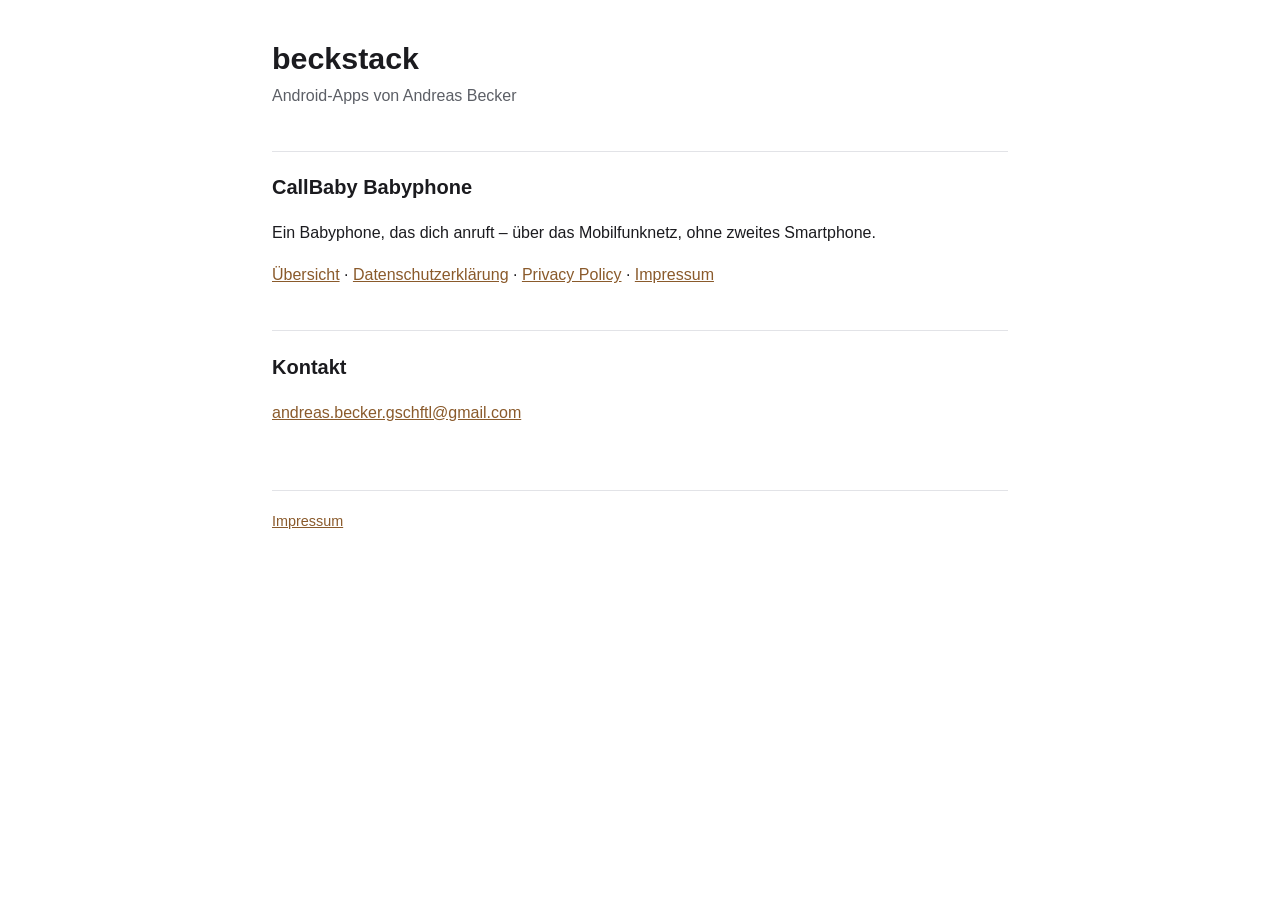
<file: index.html>
<!doctype html>
<html lang="de">
<head>
<meta charset="utf-8">
<meta name="viewport" content="width=device-width, initial-scale=1">
<meta name="robots" content="noindex, follow, noarchive">
<meta name="googlebot" content="noindex, follow, noarchive">
<title>beckstack</title>
<link rel="stylesheet" href="style.css">
</head>
<body>
<main>

<h1>beckstack</h1>
<p class="lead">Android-Apps von Andreas Becker</p>

<h2>CallBaby Babyphone</h2>
<p>
Ein Babyphone, das dich anruft – über das Mobilfunknetz, ohne zweites Smartphone.
</p>
<p>
<a href="callbabyphone/">Übersicht</a> · <a href="callbabyphone/datenschutz.html">Datenschutzerklärung</a> · <a href="callbabyphone/privacy.html">Privacy Policy</a> · <a href="callbabyphone/impressum.html">Impressum</a>
</p>

<h2>Kontakt</h2>
<p>
<a href="mailto:andreas.becker.gschftl@gmail.com">andreas.becker.gschftl@gmail.com</a>
</p>

</main>
<footer>
<a href="callbabyphone/impressum.html">Impressum</a>
</footer>
</body>
</html>
</file>
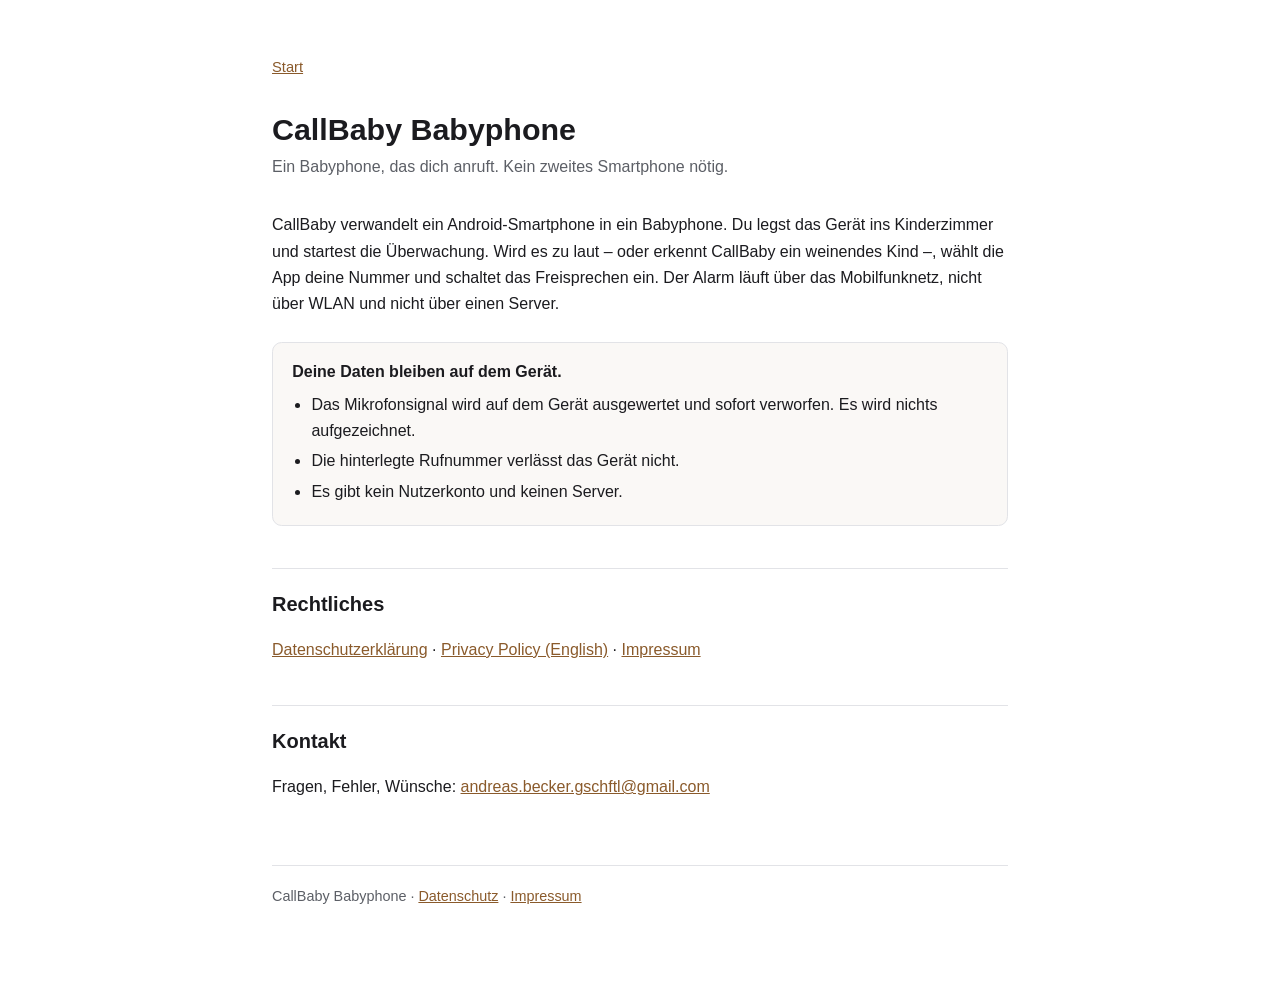
<file: callbabyphone/index.html>
<!doctype html>
<html lang="de">
<head>
<meta charset="utf-8">
<meta name="viewport" content="width=device-width, initial-scale=1">
<meta name="robots" content="noindex, follow, noarchive">
<meta name="googlebot" content="noindex, follow, noarchive">
<title>CallBaby Babyphone</title>
<link rel="stylesheet" href="../style.css">
</head>
<body>
<main>

<p class="nav"><a href="../">Start</a></p>

<h1>CallBaby Babyphone</h1>
<p class="lead">Ein Babyphone, das dich anruft. Kein zweites Smartphone nötig.</p>

<p>
CallBaby verwandelt ein Android-Smartphone in ein Babyphone. Du legst das Gerät ins Kinderzimmer und startest die Überwachung. Wird es zu laut – oder erkennt CallBaby ein weinendes Kind –, wählt die App deine Nummer und schaltet das Freisprechen ein. Der Alarm läuft über das Mobilfunknetz, nicht über WLAN und nicht über einen Server.
</p>

<div class="box">
<strong>Deine Daten bleiben auf dem Gerät.</strong>
<ul>
<li>Das Mikrofonsignal wird auf dem Gerät ausgewertet und sofort verworfen. Es wird nichts aufgezeichnet.</li>
<li>Die hinterlegte Rufnummer verlässt das Gerät nicht.</li>
<li>Es gibt kein Nutzerkonto und keinen Server.</li>
</ul>
</div>

<h2>Rechtliches</h2>
<p>
<a href="datenschutz.html">Datenschutzerklärung</a> · <a href="privacy.html">Privacy Policy (English)</a> · <a href="impressum.html">Impressum</a>
</p>

<h2>Kontakt</h2>
<p>
Fragen, Fehler, Wünsche: <a href="mailto:andreas.becker.gschftl@gmail.com">andreas.becker.gschftl@gmail.com</a>
</p>

</main>
<footer>
CallBaby Babyphone · <a href="datenschutz.html">Datenschutz</a> · <a href="impressum.html">Impressum</a>
</footer>
</body>
</html>
</file>
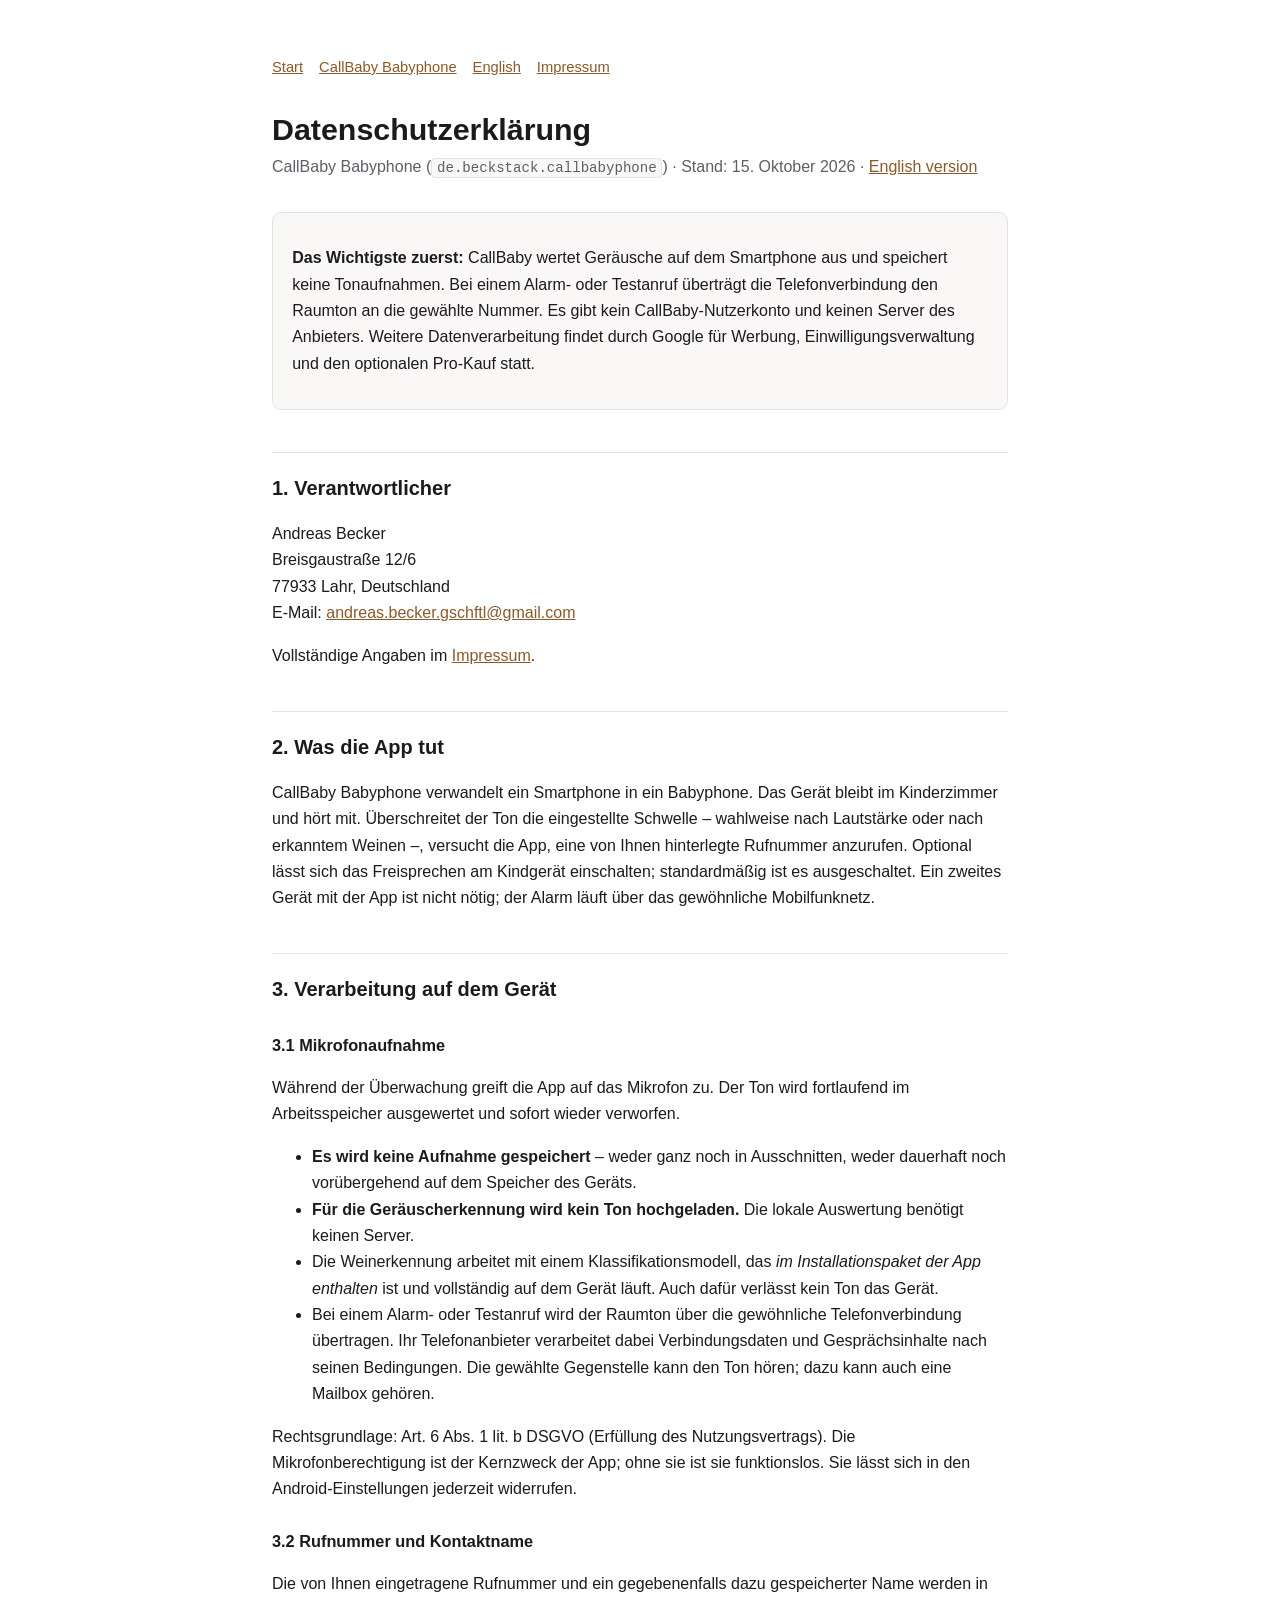
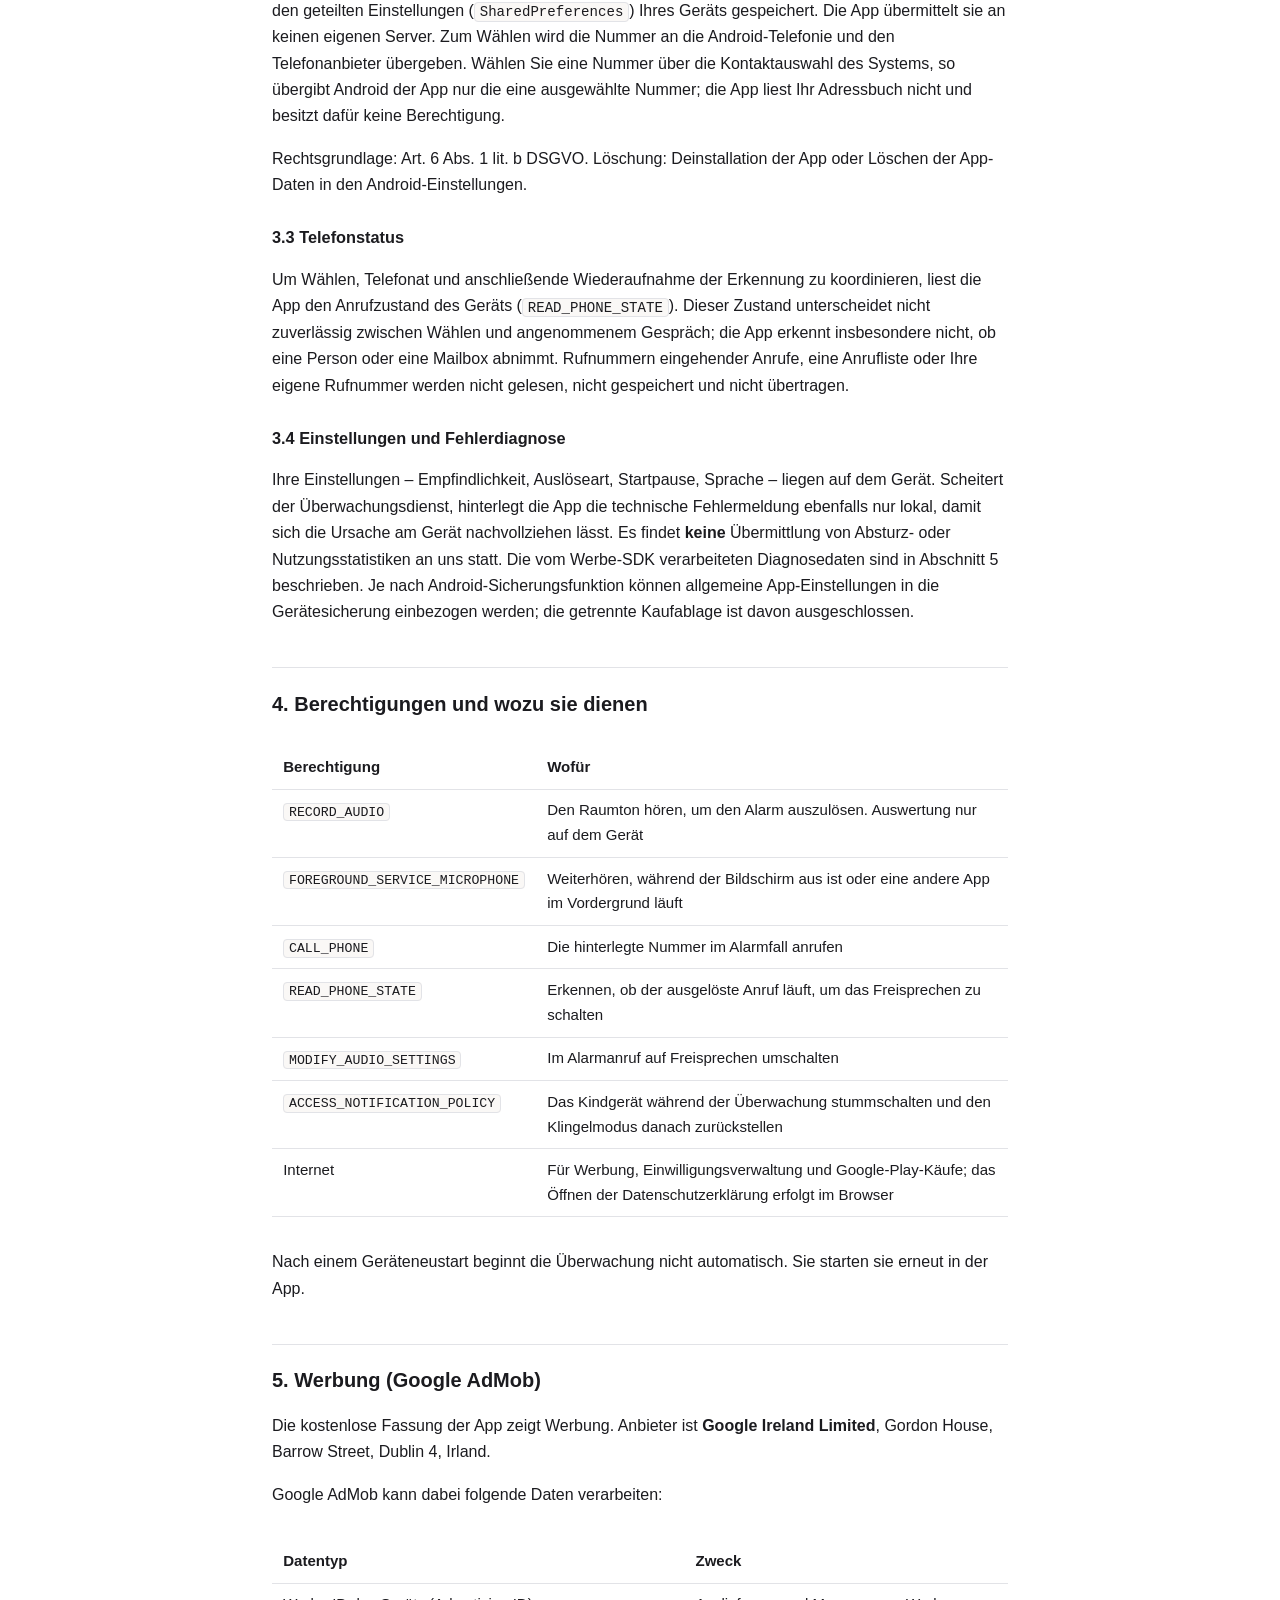
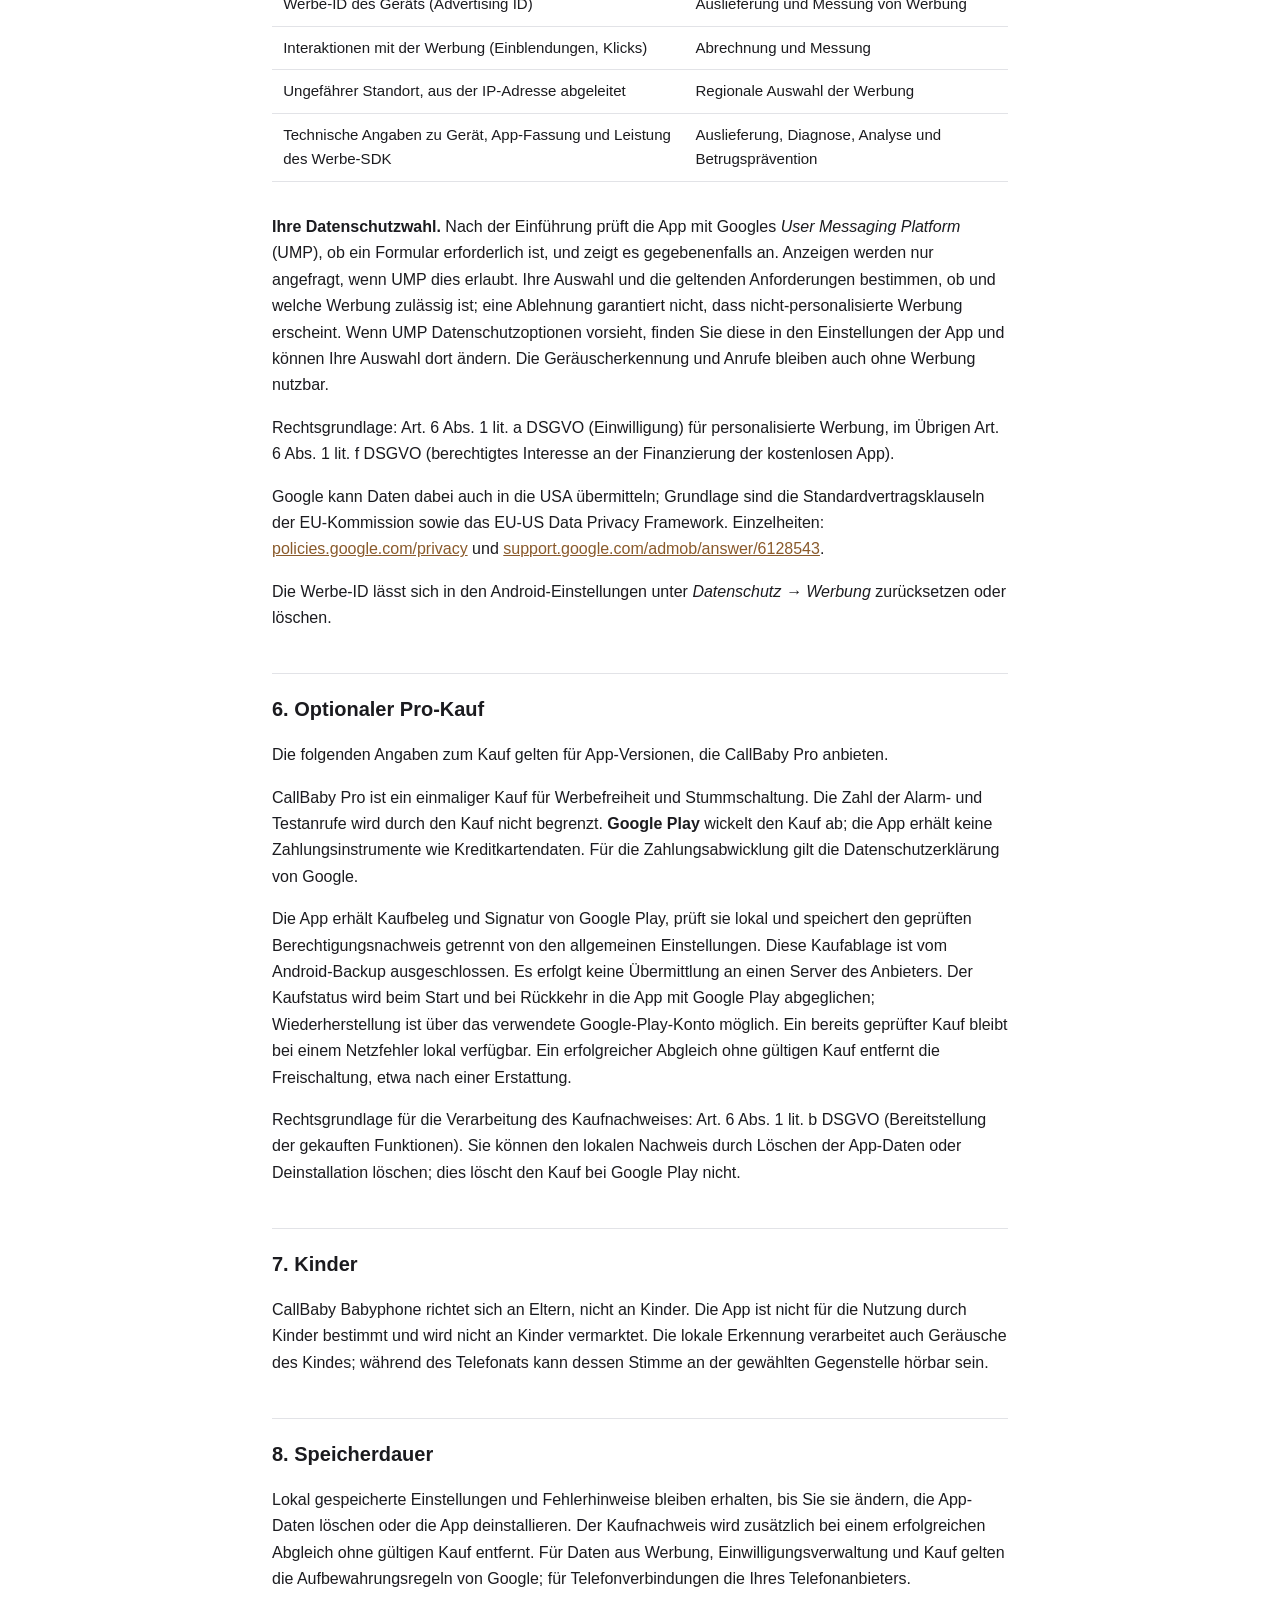
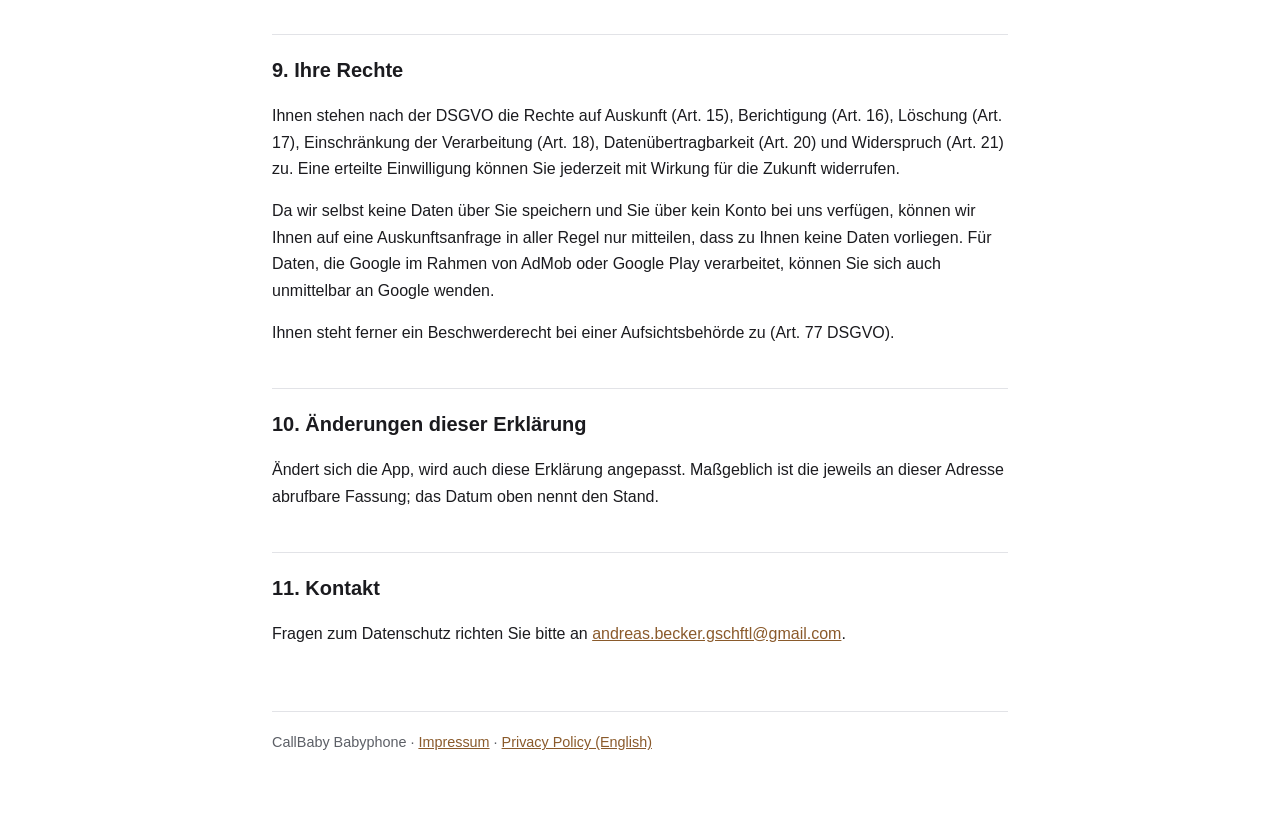
<file: callbabyphone/datenschutz.html>
<!doctype html>
<html lang="de">
<head>
<meta charset="utf-8">
<meta name="viewport" content="width=device-width, initial-scale=1">
<meta name="robots" content="noindex, follow, noarchive">
<meta name="googlebot" content="noindex, follow, noarchive">
<title>Datenschutzerklärung – CallBaby Babyphone</title>
<link rel="stylesheet" href="../style.css">
</head>
<body>
<main>

<p class="nav"><a href="../">Start</a><a href="./">CallBaby Babyphone</a><a href="privacy.html">English</a><a href="impressum.html">Impressum</a></p>

<h1>Datenschutzerklärung</h1>
<p class="lead">CallBaby Babyphone (<code>de.beckstack.callbabyphone</code>) · Stand: 15. Oktober 2026 · <a href="privacy.html">English version</a></p>

<div class="box">
<p><strong>Das Wichtigste zuerst:</strong> CallBaby wertet Geräusche auf dem Smartphone aus und speichert keine Tonaufnahmen. Bei einem Alarm- oder Testanruf überträgt die Telefonverbindung den Raumton an die gewählte Nummer. Es gibt kein CallBaby-Nutzerkonto und keinen Server des Anbieters. Weitere Datenverarbeitung findet durch Google für Werbung, Einwilligungsverwaltung und den optionalen Pro-Kauf statt.</p>
</div>

<h2>1. Verantwortlicher</h2>
<p>
Andreas Becker<br>
Breisgaustraße 12/6<br>
77933 Lahr, Deutschland<br>
E-Mail: <a href="mailto:andreas.becker.gschftl@gmail.com">andreas.becker.gschftl@gmail.com</a>
</p>
<p>Vollständige Angaben im <a href="impressum.html">Impressum</a>.</p>

<h2>2. Was die App tut</h2>
<p>CallBaby Babyphone verwandelt ein Smartphone in ein Babyphone. Das Gerät bleibt im Kinderzimmer und hört mit. Überschreitet der Ton die eingestellte Schwelle – wahlweise nach Lautstärke oder nach erkanntem Weinen –, versucht die App, eine von Ihnen hinterlegte Rufnummer anzurufen. Optional lässt sich das Freisprechen am Kindgerät einschalten; standardmäßig ist es ausgeschaltet. Ein zweites Gerät mit der App ist nicht nötig; der Alarm läuft über das gewöhnliche Mobilfunknetz.</p>

<h2>3. Verarbeitung auf dem Gerät</h2>

<h3>3.1 Mikrofonaufnahme</h3>
<p>Während der Überwachung greift die App auf das Mikrofon zu. Der Ton wird fortlaufend im Arbeitsspeicher ausgewertet und sofort wieder verworfen.</p>
<ul>
  <li><strong>Es wird keine Aufnahme gespeichert</strong> – weder ganz noch in Ausschnitten, weder dauerhaft noch vorübergehend auf dem Speicher des Geräts.</li>
  <li><strong>Für die Geräuscherkennung wird kein Ton hochgeladen.</strong> Die lokale Auswertung benötigt keinen Server.</li>
  <li>Die Weinerkennung arbeitet mit einem Klassifikationsmodell, das <em>im Installationspaket der App enthalten</em> ist und vollständig auf dem Gerät läuft. Auch dafür verlässt kein Ton das Gerät.</li>
  <li>Bei einem Alarm- oder Testanruf wird der Raumton über die gewöhnliche Telefonverbindung übertragen. Ihr Telefonanbieter verarbeitet dabei Verbindungsdaten und Gesprächsinhalte nach seinen Bedingungen. Die gewählte Gegenstelle kann den Ton hören; dazu kann auch eine Mailbox gehören.</li>
</ul>
<p>Rechtsgrundlage: Art. 6 Abs. 1 lit. b DSGVO (Erfüllung des Nutzungsvertrags). Die Mikrofonberechtigung ist der Kernzweck der App; ohne sie ist sie funktionslos. Sie lässt sich in den Android-Einstellungen jederzeit widerrufen.</p>

<h3>3.2 Rufnummer und Kontaktname</h3>
<p>Die von Ihnen eingetragene Rufnummer und ein gegebenenfalls dazu gespeicherter Name werden in den geteilten Einstellungen (<code>SharedPreferences</code>) Ihres Geräts gespeichert. Die App übermittelt sie an keinen eigenen Server. Zum Wählen wird die Nummer an die Android-Telefonie und den Telefonanbieter übergeben. Wählen Sie eine Nummer über die Kontaktauswahl des Systems, so übergibt Android der App nur die eine ausgewählte Nummer; die App liest Ihr Adressbuch nicht und besitzt dafür keine Berechtigung.</p>
<p>Rechtsgrundlage: Art. 6 Abs. 1 lit. b DSGVO. Löschung: Deinstallation der App oder Löschen der App-Daten in den Android-Einstellungen.</p>

<h3>3.3 Telefonstatus</h3>
<p>Um Wählen, Telefonat und anschließende Wiederaufnahme der Erkennung zu koordinieren, liest die App den Anrufzustand des Geräts (<code>READ_PHONE_STATE</code>). Dieser Zustand unterscheidet nicht zuverlässig zwischen Wählen und angenommenem Gespräch; die App erkennt insbesondere nicht, ob eine Person oder eine Mailbox abnimmt. Rufnummern eingehender Anrufe, eine Anrufliste oder Ihre eigene Rufnummer werden nicht gelesen, nicht gespeichert und nicht übertragen.</p>

<h3>3.4 Einstellungen und Fehlerdiagnose</h3>
<p>Ihre Einstellungen – Empfindlichkeit, Auslöseart, Startpause, Sprache – liegen auf dem Gerät. Scheitert der Überwachungsdienst, hinterlegt die App die technische Fehlermeldung ebenfalls nur lokal, damit sich die Ursache am Gerät nachvollziehen lässt. Es findet <strong>keine</strong> Übermittlung von Absturz- oder Nutzungsstatistiken an uns statt. Die vom Werbe-SDK verarbeiteten Diagnosedaten sind in Abschnitt 5 beschrieben. Je nach Android-Sicherungsfunktion können allgemeine App-Einstellungen in die Gerätesicherung einbezogen werden; die getrennte Kaufablage ist davon ausgeschlossen.</p>

<h2>4. Berechtigungen und wozu sie dienen</h2>
<div class="wrap">
<table>
  <tr><th>Berechtigung</th><th>Wofür</th></tr>
  <tr><td><code>RECORD_AUDIO</code></td><td>Den Raumton hören, um den Alarm auszulösen. Auswertung nur auf dem Gerät</td></tr>
  <tr><td><code>FOREGROUND_SERVICE_MICROPHONE</code></td><td>Weiterhören, während der Bildschirm aus ist oder eine andere App im Vordergrund läuft</td></tr>
  <tr><td><code>CALL_PHONE</code></td><td>Die hinterlegte Nummer im Alarmfall anrufen</td></tr>
  <tr><td><code>READ_PHONE_STATE</code></td><td>Erkennen, ob der ausgelöste Anruf läuft, um das Freisprechen zu schalten</td></tr>
  <tr><td><code>MODIFY_AUDIO_SETTINGS</code></td><td>Im Alarmanruf auf Freisprechen umschalten</td></tr>
  <tr><td><code>ACCESS_NOTIFICATION_POLICY</code></td><td>Das Kindgerät während der Überwachung stummschalten und den Klingelmodus danach zurückstellen</td></tr>
  <tr><td>Internet</td><td>Für Werbung, Einwilligungsverwaltung und Google-Play-Käufe; das Öffnen der Datenschutzerklärung erfolgt im Browser</td></tr>
</table>
</div>
<p>Nach einem Geräteneustart beginnt die Überwachung nicht automatisch. Sie starten sie erneut in der App.</p>

<h2>5. Werbung (Google AdMob)</h2>
<p>Die kostenlose Fassung der App zeigt Werbung. Anbieter ist <strong>Google Ireland Limited</strong>, Gordon House, Barrow Street, Dublin 4, Irland.</p>
<p>Google AdMob kann dabei folgende Daten verarbeiten:</p>
<div class="wrap">
<table>
  <tr><th>Datentyp</th><th>Zweck</th></tr>
  <tr><td>Werbe-ID des Geräts (Advertising ID)</td><td>Auslieferung und Messung von Werbung</td></tr>
  <tr><td>Interaktionen mit der Werbung (Einblendungen, Klicks)</td><td>Abrechnung und Messung</td></tr>
  <tr><td>Ungefährer Standort, aus der IP-Adresse abgeleitet</td><td>Regionale Auswahl der Werbung</td></tr>
  <tr><td>Technische Angaben zu Gerät, App-Fassung und Leistung des Werbe-SDK</td><td>Auslieferung, Diagnose, Analyse und Betrugsprävention</td></tr>
</table>
</div>
<p><strong>Ihre Datenschutzwahl.</strong> Nach der Einführung prüft die App mit Googles <em>User Messaging Platform</em> (UMP), ob ein Formular erforderlich ist, und zeigt es gegebenenfalls an. Anzeigen werden nur angefragt, wenn UMP dies erlaubt. Ihre Auswahl und die geltenden Anforderungen bestimmen, ob und welche Werbung zulässig ist; eine Ablehnung garantiert nicht, dass nicht-personalisierte Werbung erscheint. Wenn UMP Datenschutzoptionen vorsieht, finden Sie diese in den Einstellungen der App und können Ihre Auswahl dort ändern. Die Geräuscherkennung und Anrufe bleiben auch ohne Werbung nutzbar.</p>
<p>Rechtsgrundlage: Art. 6 Abs. 1 lit. a DSGVO (Einwilligung) für personalisierte Werbung, im Übrigen Art. 6 Abs. 1 lit. f DSGVO (berechtigtes Interesse an der Finanzierung der kostenlosen App).</p>
<p>Google kann Daten dabei auch in die USA übermitteln; Grundlage sind die Standardvertragsklauseln der EU-Kommission sowie das EU-US Data Privacy Framework. Einzelheiten: <a href="https://policies.google.com/privacy" rel="noopener">policies.google.com/privacy</a> und <a href="https://support.google.com/admob/answer/6128543" rel="noopener">support.google.com/admob/answer/6128543</a>.</p>
<p>Die Werbe-ID lässt sich in den Android-Einstellungen unter <em>Datenschutz → Werbung</em> zurücksetzen oder löschen.</p>

<h2>6. Optionaler Pro-Kauf</h2>
<p>Die folgenden Angaben zum Kauf gelten für App-Versionen, die CallBaby Pro anbieten.</p>
<p>CallBaby Pro ist ein einmaliger Kauf für Werbefreiheit und Stummschaltung. Die Zahl der Alarm- und Testanrufe wird durch den Kauf nicht begrenzt. <strong>Google Play</strong> wickelt den Kauf ab; die App erhält keine Zahlungsinstrumente wie Kreditkartendaten. Für die Zahlungsabwicklung gilt die Datenschutzerklärung von Google.</p>
<p>Die App erhält Kaufbeleg und Signatur von Google Play, prüft sie lokal und speichert den geprüften Berechtigungsnachweis getrennt von den allgemeinen Einstellungen. Diese Kaufablage ist vom Android-Backup ausgeschlossen. Es erfolgt keine Übermittlung an einen Server des Anbieters. Der Kaufstatus wird beim Start und bei Rückkehr in die App mit Google Play abgeglichen; Wiederherstellung ist über das verwendete Google-Play-Konto möglich. Ein bereits geprüfter Kauf bleibt bei einem Netzfehler lokal verfügbar. Ein erfolgreicher Abgleich ohne gültigen Kauf entfernt die Freischaltung, etwa nach einer Erstattung.</p>
<p>Rechtsgrundlage für die Verarbeitung des Kaufnachweises: Art. 6 Abs. 1 lit. b DSGVO (Bereitstellung der gekauften Funktionen). Sie können den lokalen Nachweis durch Löschen der App-Daten oder Deinstallation löschen; dies löscht den Kauf bei Google Play nicht.</p>

<h2>7. Kinder</h2>
<p>CallBaby Babyphone richtet sich an Eltern, nicht an Kinder. Die App ist nicht für die Nutzung durch Kinder bestimmt und wird nicht an Kinder vermarktet. Die lokale Erkennung verarbeitet auch Geräusche des Kindes; während des Telefonats kann dessen Stimme an der gewählten Gegenstelle hörbar sein.</p>

<h2>8. Speicherdauer</h2>
<p>Lokal gespeicherte Einstellungen und Fehlerhinweise bleiben erhalten, bis Sie sie ändern, die App-Daten löschen oder die App deinstallieren. Der Kaufnachweis wird zusätzlich bei einem erfolgreichen Abgleich ohne gültigen Kauf entfernt. Für Daten aus Werbung, Einwilligungsverwaltung und Kauf gelten die Aufbewahrungsregeln von Google; für Telefonverbindungen die Ihres Telefonanbieters.</p>

<h2>9. Ihre Rechte</h2>
<p>Ihnen stehen nach der DSGVO die Rechte auf Auskunft (Art. 15), Berichtigung (Art. 16), Löschung (Art. 17), Einschränkung der Verarbeitung (Art. 18), Datenübertragbarkeit (Art. 20) und Widerspruch (Art. 21) zu. Eine erteilte Einwilligung können Sie jederzeit mit Wirkung für die Zukunft widerrufen.</p>
<p>Da wir selbst keine Daten über Sie speichern und Sie über kein Konto bei uns verfügen, können wir Ihnen auf eine Auskunftsanfrage in aller Regel nur mitteilen, dass zu Ihnen keine Daten vorliegen. Für Daten, die Google im Rahmen von AdMob oder Google Play verarbeitet, können Sie sich auch unmittelbar an Google wenden.</p>
<p>Ihnen steht ferner ein Beschwerderecht bei einer Aufsichtsbehörde zu (Art. 77 DSGVO).</p>

<h2>10. Änderungen dieser Erklärung</h2>
<p>Ändert sich die App, wird auch diese Erklärung angepasst. Maßgeblich ist die jeweils an dieser Adresse abrufbare Fassung; das Datum oben nennt den Stand.</p>

<h2>11. Kontakt</h2>
<p>Fragen zum Datenschutz richten Sie bitte an <a href="mailto:andreas.becker.gschftl@gmail.com">andreas.becker.gschftl@gmail.com</a>.</p>

</main>
<footer>
CallBaby Babyphone · <a href="impressum.html">Impressum</a> · <a href="privacy.html">Privacy Policy (English)</a>
</footer>
</body>
</html>
</file>
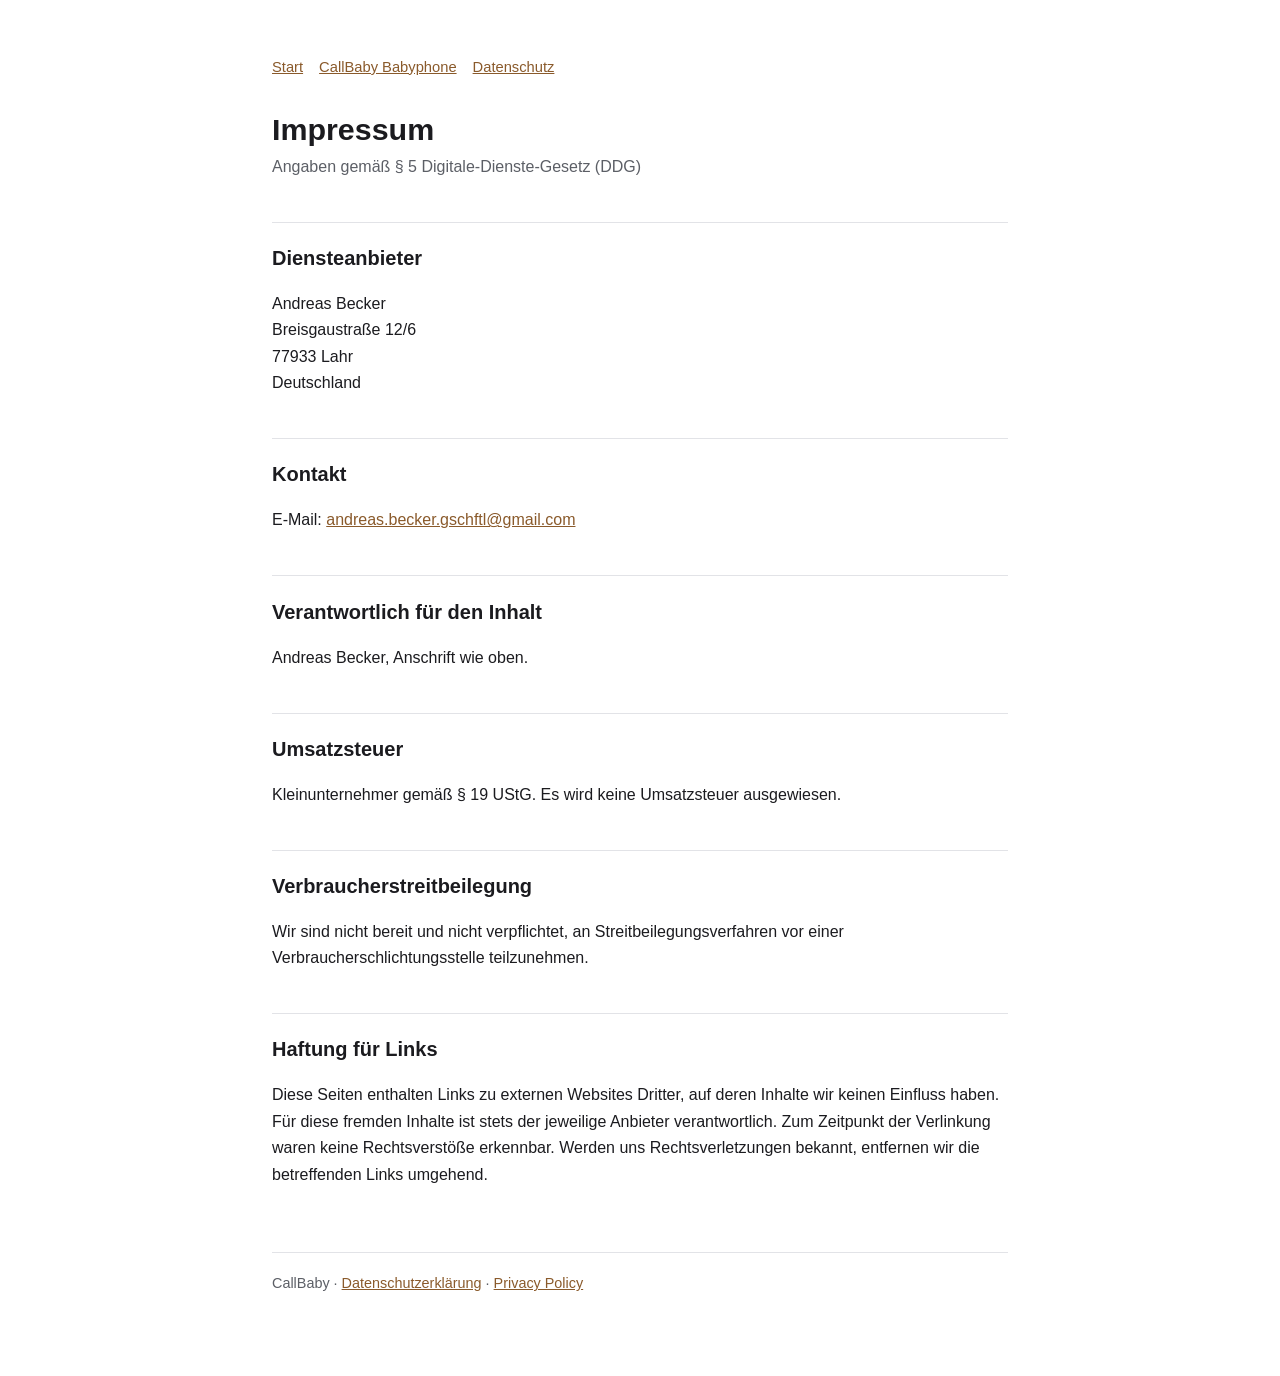
<file: callbabyphone/impressum.html>
<!doctype html>
<html lang="de">
<head>
<meta charset="utf-8">
<meta name="viewport" content="width=device-width, initial-scale=1">
<meta name="robots" content="noindex, follow, noarchive">
<meta name="googlebot" content="noindex, follow, noarchive">
<title>Impressum – CallBaby</title>
<link rel="stylesheet" href="../style.css">
</head>
<body>
<main>

<p class="nav"><a href="../">Start</a><a href="./">CallBaby Babyphone</a><a href="datenschutz.html">Datenschutz</a></p>

<h1>Impressum</h1>
<p class="lead">Angaben gemäß § 5 Digitale-Dienste-Gesetz (DDG)</p>

<h2>Diensteanbieter</h2>
<p>
Andreas Becker<br>
Breisgaustraße 12/6<br>
77933 Lahr<br>
Deutschland
</p>

<h2>Kontakt</h2>
<p>
E-Mail: <a href="mailto:andreas.becker.gschftl@gmail.com">andreas.becker.gschftl@gmail.com</a>
</p>

<h2>Verantwortlich für den Inhalt</h2>
<p>
Andreas Becker, Anschrift wie oben.
</p>

<h2>Umsatzsteuer</h2>
<p>
Kleinunternehmer gemäß § 19 UStG. Es wird keine Umsatzsteuer ausgewiesen.
</p>

<h2>Verbraucherstreitbeilegung</h2>
<p>
Wir sind nicht bereit und nicht verpflichtet, an Streitbeilegungsverfahren vor einer Verbraucherschlichtungsstelle teilzunehmen.
</p>

<h2>Haftung für Links</h2>
<p>
Diese Seiten enthalten Links zu externen Websites Dritter, auf deren Inhalte wir keinen Einfluss haben. Für diese fremden Inhalte ist stets der jeweilige Anbieter verantwortlich. Zum Zeitpunkt der Verlinkung waren keine Rechtsverstöße erkennbar. Werden uns Rechtsverletzungen bekannt, entfernen wir die betreffenden Links umgehend.
</p>

</main>
<footer>
CallBaby · <a href="datenschutz.html">Datenschutzerklärung</a> · <a href="privacy.html">Privacy Policy</a>
</footer>
</body>
</html>
</file>
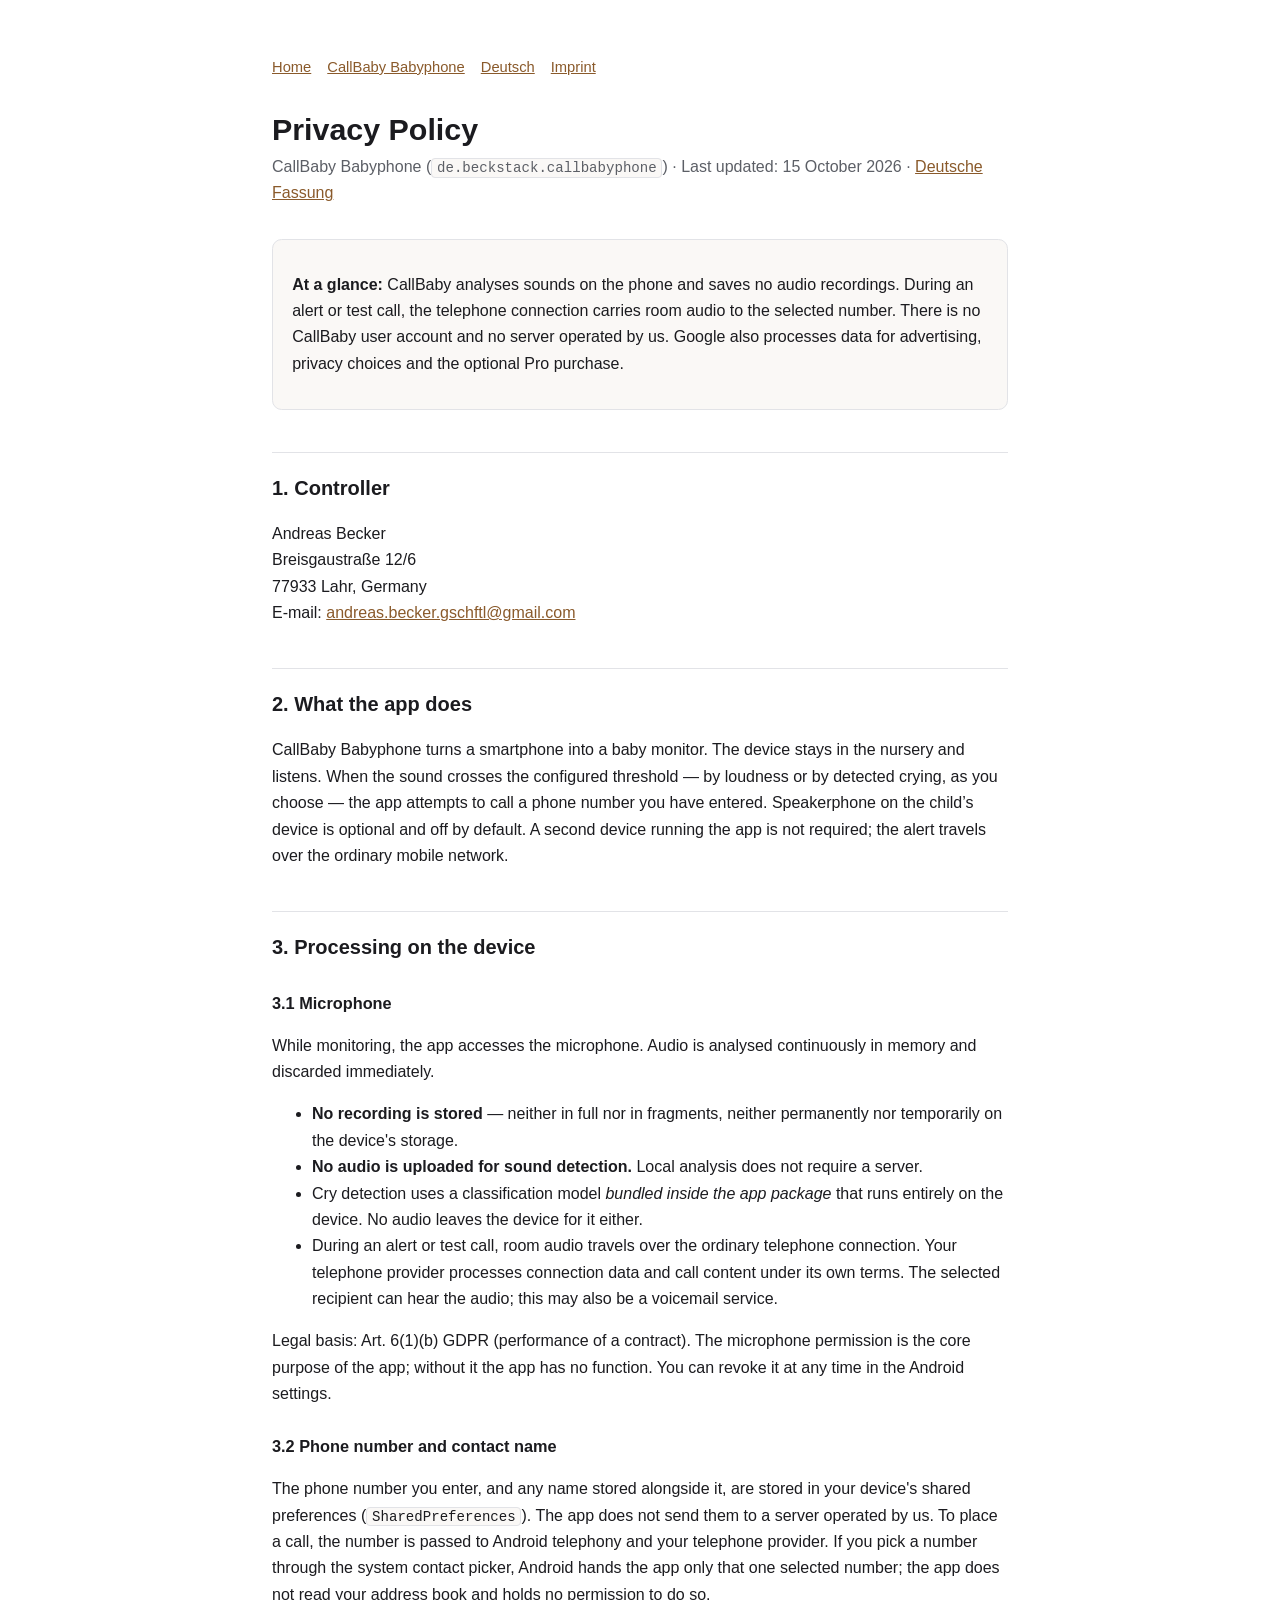
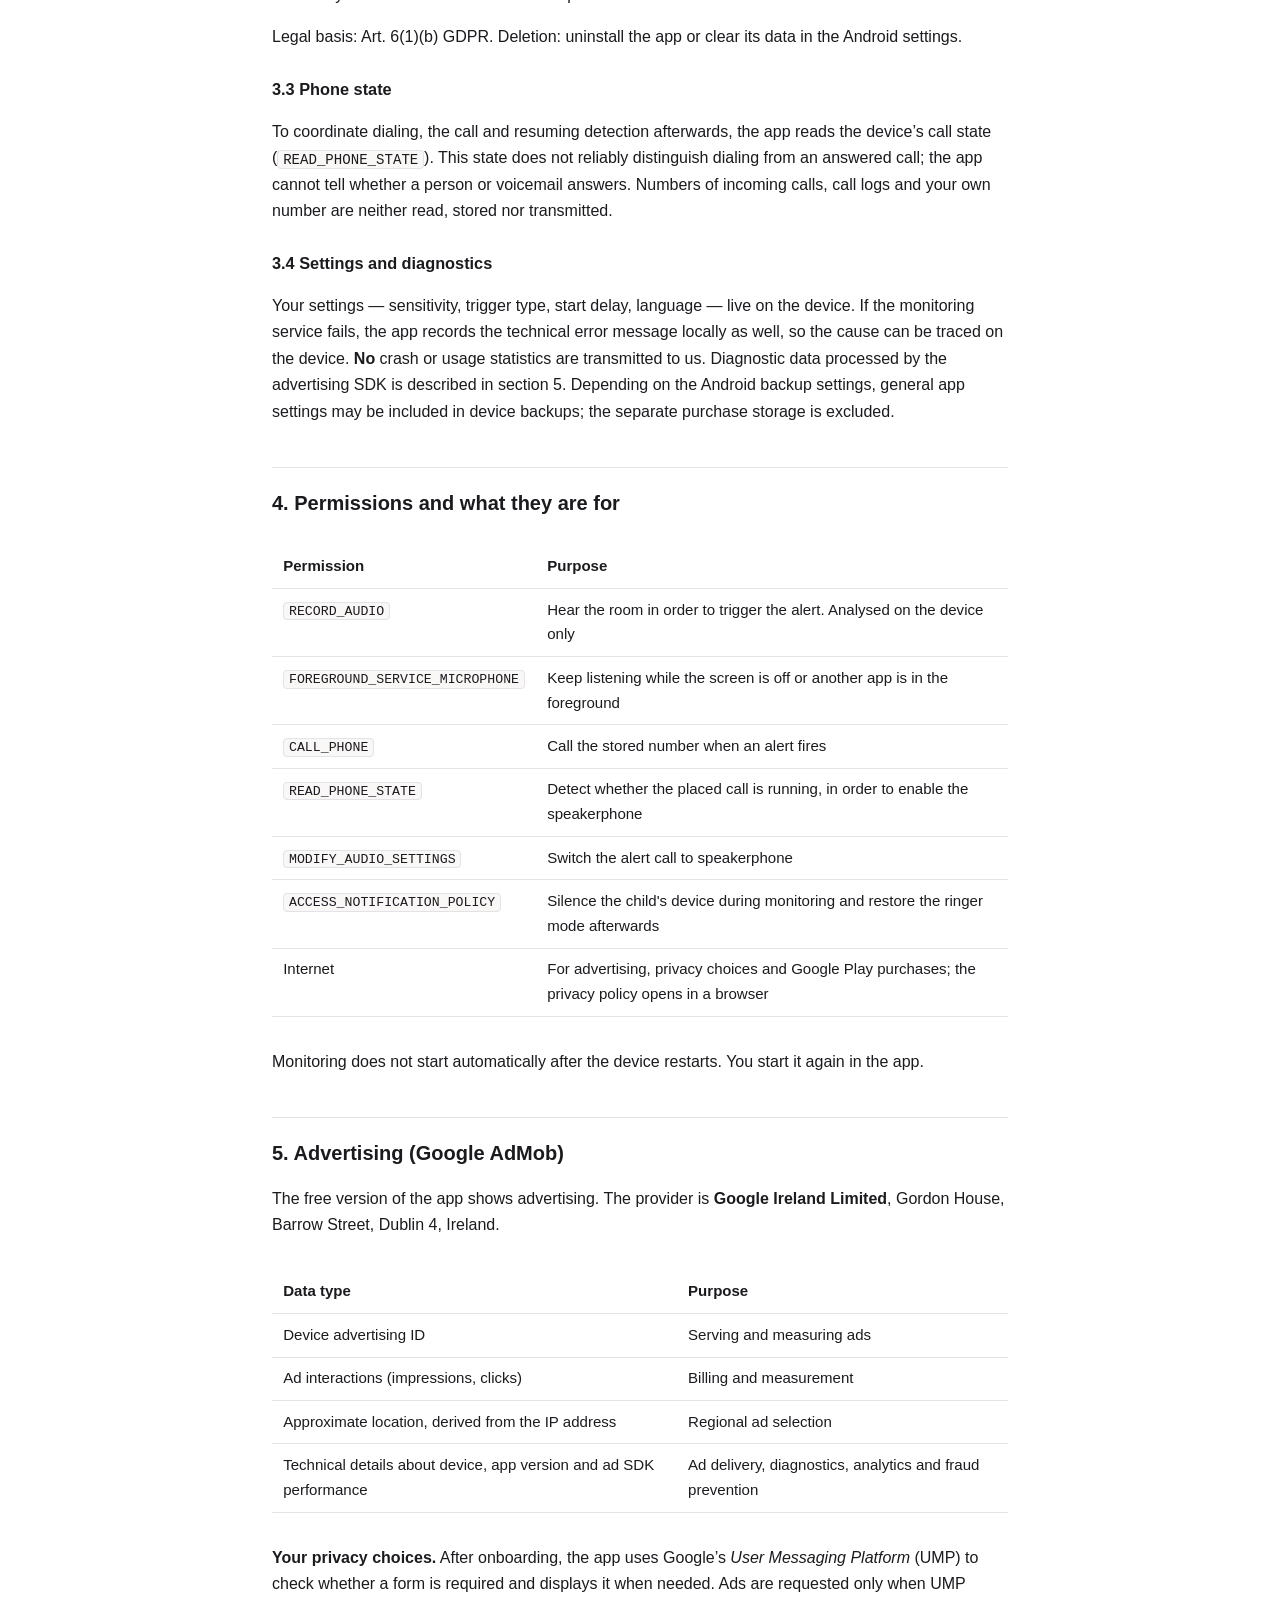
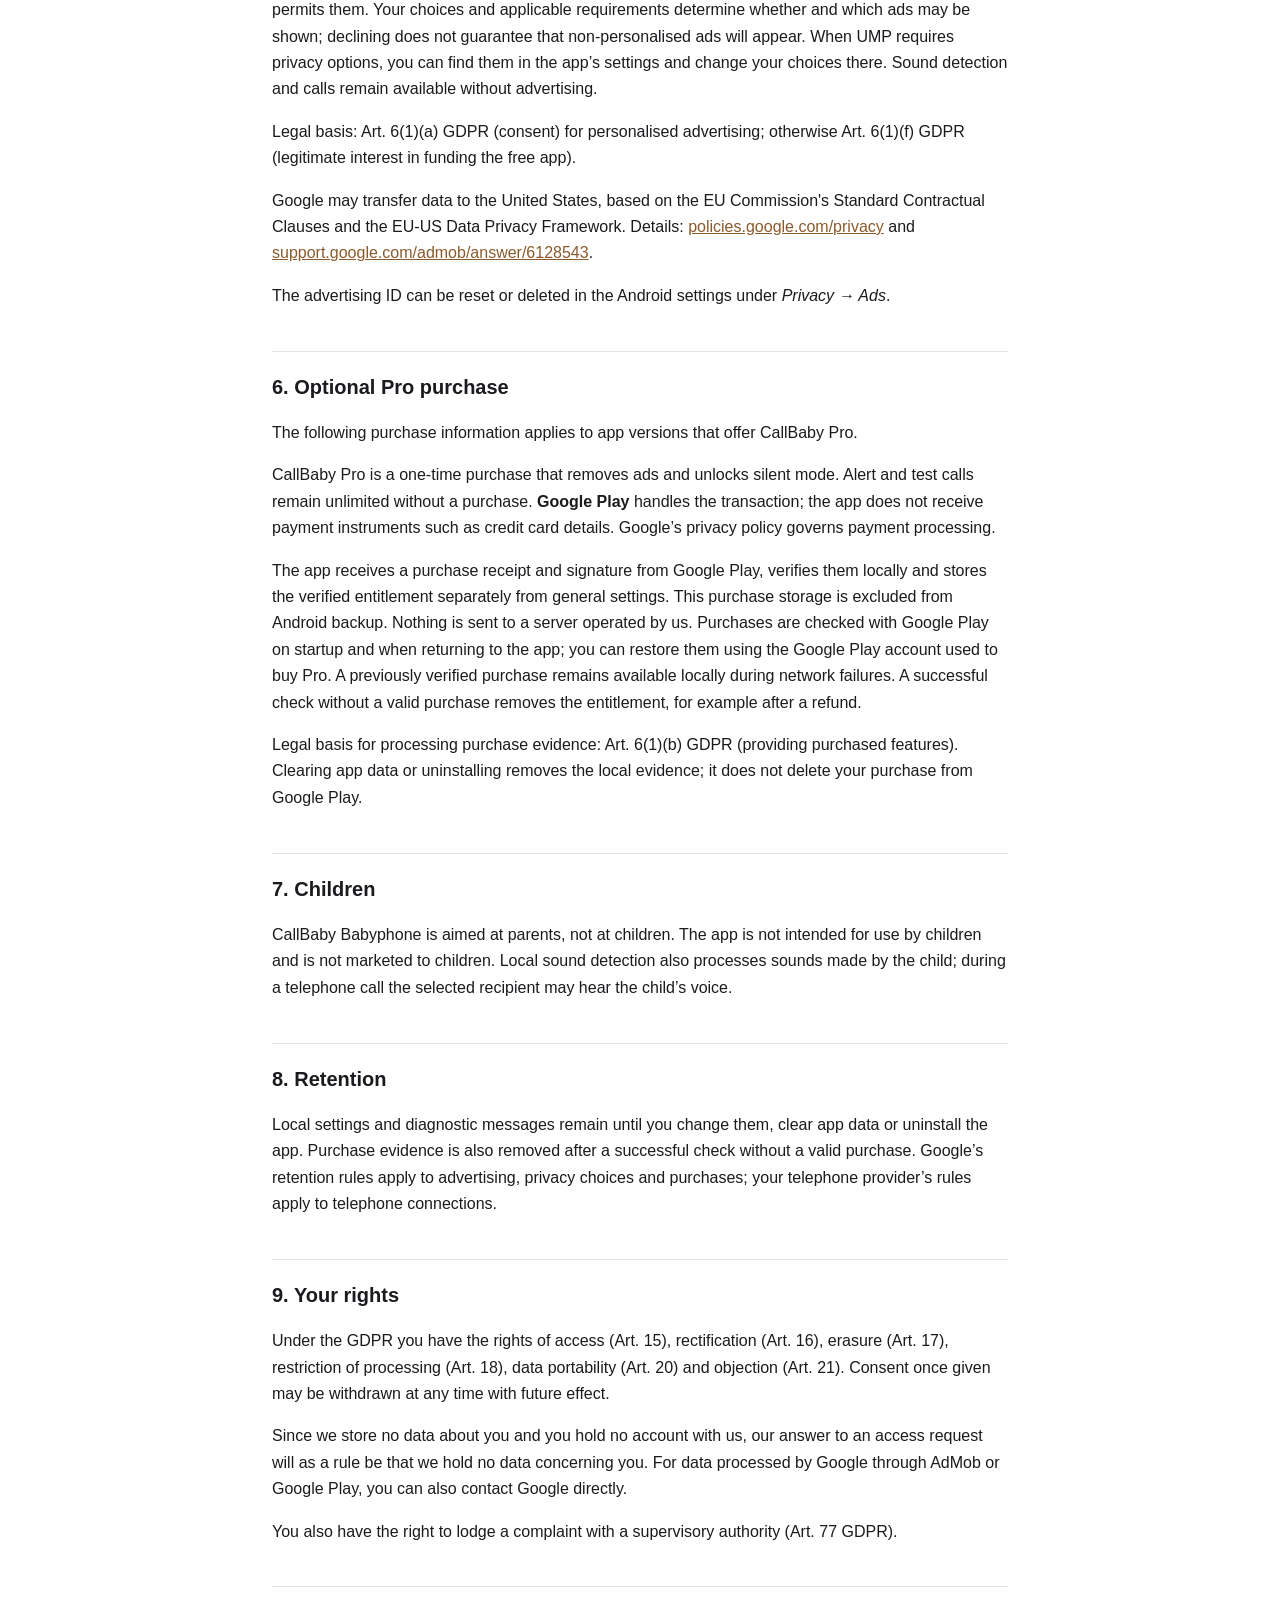
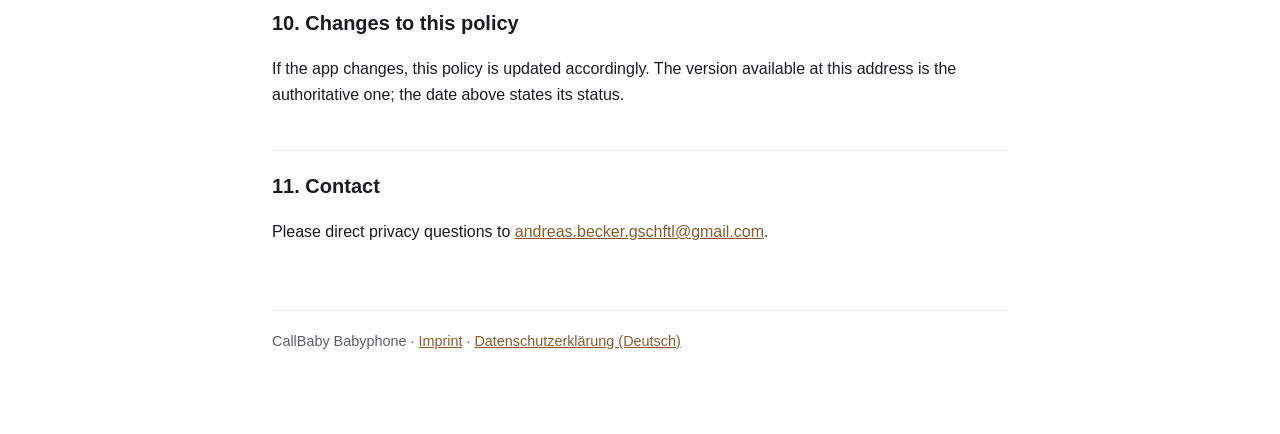
<file: callbabyphone/privacy.html>
<!doctype html>
<html lang="en">
<head>
<meta charset="utf-8">
<meta name="viewport" content="width=device-width, initial-scale=1">
<meta name="robots" content="noindex, follow, noarchive">
<meta name="googlebot" content="noindex, follow, noarchive">
<title>Privacy Policy – CallBaby Babyphone</title>
<link rel="stylesheet" href="../style.css">
</head>
<body>
<main>

<p class="nav"><a href="../">Home</a><a href="./">CallBaby Babyphone</a><a href="datenschutz.html">Deutsch</a><a href="impressum.html">Imprint</a></p>

<h1>Privacy Policy</h1>
<p class="lead">CallBaby Babyphone (<code>de.beckstack.callbabyphone</code>) · Last updated: 15 October 2026 · <a href="datenschutz.html">Deutsche Fassung</a></p>

<div class="box">
<p><strong>At a glance:</strong> CallBaby analyses sounds on the phone and saves no audio recordings. During an alert or test call, the telephone connection carries room audio to the selected number. There is no CallBaby user account and no server operated by us. Google also processes data for advertising, privacy choices and the optional Pro purchase.</p>
</div>

<h2>1. Controller</h2>
<p>
Andreas Becker<br>
Breisgaustraße 12/6<br>
77933 Lahr, Germany<br>
E-mail: <a href="mailto:andreas.becker.gschftl@gmail.com">andreas.becker.gschftl@gmail.com</a>
</p>

<h2>2. What the app does</h2>
<p>CallBaby Babyphone turns a smartphone into a baby monitor. The device stays in the nursery and listens. When the sound crosses the configured threshold — by loudness or by detected crying, as you choose — the app attempts to call a phone number you have entered. Speakerphone on the child’s device is optional and off by default. A second device running the app is not required; the alert travels over the ordinary mobile network.</p>

<h2>3. Processing on the device</h2>

<h3>3.1 Microphone</h3>
<p>While monitoring, the app accesses the microphone. Audio is analysed continuously in memory and discarded immediately.</p>
<ul>
  <li><strong>No recording is stored</strong> — neither in full nor in fragments, neither permanently nor temporarily on the device's storage.</li>
  <li><strong>No audio is uploaded for sound detection.</strong> Local analysis does not require a server.</li>
  <li>Cry detection uses a classification model <em>bundled inside the app package</em> that runs entirely on the device. No audio leaves the device for it either.</li>
  <li>During an alert or test call, room audio travels over the ordinary telephone connection. Your telephone provider processes connection data and call content under its own terms. The selected recipient can hear the audio; this may also be a voicemail service.</li>
</ul>
<p>Legal basis: Art. 6(1)(b) GDPR (performance of a contract). The microphone permission is the core purpose of the app; without it the app has no function. You can revoke it at any time in the Android settings.</p>

<h3>3.2 Phone number and contact name</h3>
<p>The phone number you enter, and any name stored alongside it, are stored in your device's shared preferences (<code>SharedPreferences</code>). The app does not send them to a server operated by us. To place a call, the number is passed to Android telephony and your telephone provider. If you pick a number through the system contact picker, Android hands the app only that one selected number; the app does not read your address book and holds no permission to do so.</p>
<p>Legal basis: Art. 6(1)(b) GDPR. Deletion: uninstall the app or clear its data in the Android settings.</p>

<h3>3.3 Phone state</h3>
<p>To coordinate dialing, the call and resuming detection afterwards, the app reads the device’s call state (<code>READ_PHONE_STATE</code>). This state does not reliably distinguish dialing from an answered call; the app cannot tell whether a person or voicemail answers. Numbers of incoming calls, call logs and your own number are neither read, stored nor transmitted.</p>

<h3>3.4 Settings and diagnostics</h3>
<p>Your settings — sensitivity, trigger type, start delay, language — live on the device. If the monitoring service fails, the app records the technical error message locally as well, so the cause can be traced on the device. <strong>No</strong> crash or usage statistics are transmitted to us. Diagnostic data processed by the advertising SDK is described in section 5. Depending on the Android backup settings, general app settings may be included in device backups; the separate purchase storage is excluded.</p>

<h2>4. Permissions and what they are for</h2>
<div class="wrap">
<table>
  <tr><th>Permission</th><th>Purpose</th></tr>
  <tr><td><code>RECORD_AUDIO</code></td><td>Hear the room in order to trigger the alert. Analysed on the device only</td></tr>
  <tr><td><code>FOREGROUND_SERVICE_MICROPHONE</code></td><td>Keep listening while the screen is off or another app is in the foreground</td></tr>
  <tr><td><code>CALL_PHONE</code></td><td>Call the stored number when an alert fires</td></tr>
  <tr><td><code>READ_PHONE_STATE</code></td><td>Detect whether the placed call is running, in order to enable the speakerphone</td></tr>
  <tr><td><code>MODIFY_AUDIO_SETTINGS</code></td><td>Switch the alert call to speakerphone</td></tr>
  <tr><td><code>ACCESS_NOTIFICATION_POLICY</code></td><td>Silence the child's device during monitoring and restore the ringer mode afterwards</td></tr>
  <tr><td>Internet</td><td>For advertising, privacy choices and Google Play purchases; the privacy policy opens in a browser</td></tr>
</table>
</div>
<p>Monitoring does not start automatically after the device restarts. You start it again in the app.</p>

<h2>5. Advertising (Google AdMob)</h2>
<p>The free version of the app shows advertising. The provider is <strong>Google Ireland Limited</strong>, Gordon House, Barrow Street, Dublin 4, Ireland.</p>
<div class="wrap">
<table>
  <tr><th>Data type</th><th>Purpose</th></tr>
  <tr><td>Device advertising ID</td><td>Serving and measuring ads</td></tr>
  <tr><td>Ad interactions (impressions, clicks)</td><td>Billing and measurement</td></tr>
  <tr><td>Approximate location, derived from the IP address</td><td>Regional ad selection</td></tr>
  <tr><td>Technical details about device, app version and ad SDK performance</td><td>Ad delivery, diagnostics, analytics and fraud prevention</td></tr>
</table>
</div>
<p><strong>Your privacy choices.</strong> After onboarding, the app uses Google’s <em>User Messaging Platform</em> (UMP) to check whether a form is required and displays it when needed. Ads are requested only when UMP permits them. Your choices and applicable requirements determine whether and which ads may be shown; declining does not guarantee that non-personalised ads will appear. When UMP requires privacy options, you can find them in the app’s settings and change your choices there. Sound detection and calls remain available without advertising.</p>
<p>Legal basis: Art. 6(1)(a) GDPR (consent) for personalised advertising; otherwise Art. 6(1)(f) GDPR (legitimate interest in funding the free app).</p>
<p>Google may transfer data to the United States, based on the EU Commission's Standard Contractual Clauses and the EU-US Data Privacy Framework. Details: <a href="https://policies.google.com/privacy" rel="noopener">policies.google.com/privacy</a> and <a href="https://support.google.com/admob/answer/6128543" rel="noopener">support.google.com/admob/answer/6128543</a>.</p>
<p>The advertising ID can be reset or deleted in the Android settings under <em>Privacy → Ads</em>.</p>

<h2>6. Optional Pro purchase</h2>
<p>The following purchase information applies to app versions that offer CallBaby Pro.</p>
<p>CallBaby Pro is a one-time purchase that removes ads and unlocks silent mode. Alert and test calls remain unlimited without a purchase. <strong>Google Play</strong> handles the transaction; the app does not receive payment instruments such as credit card details. Google’s privacy policy governs payment processing.</p>
<p>The app receives a purchase receipt and signature from Google Play, verifies them locally and stores the verified entitlement separately from general settings. This purchase storage is excluded from Android backup. Nothing is sent to a server operated by us. Purchases are checked with Google Play on startup and when returning to the app; you can restore them using the Google Play account used to buy Pro. A previously verified purchase remains available locally during network failures. A successful check without a valid purchase removes the entitlement, for example after a refund.</p>
<p>Legal basis for processing purchase evidence: Art. 6(1)(b) GDPR (providing purchased features). Clearing app data or uninstalling removes the local evidence; it does not delete your purchase from Google Play.</p>

<h2>7. Children</h2>
<p>CallBaby Babyphone is aimed at parents, not at children. The app is not intended for use by children and is not marketed to children. Local sound detection also processes sounds made by the child; during a telephone call the selected recipient may hear the child’s voice.</p>

<h2>8. Retention</h2>
<p>Local settings and diagnostic messages remain until you change them, clear app data or uninstall the app. Purchase evidence is also removed after a successful check without a valid purchase. Google’s retention rules apply to advertising, privacy choices and purchases; your telephone provider’s rules apply to telephone connections.</p>

<h2>9. Your rights</h2>
<p>Under the GDPR you have the rights of access (Art. 15), rectification (Art. 16), erasure (Art. 17), restriction of processing (Art. 18), data portability (Art. 20) and objection (Art. 21). Consent once given may be withdrawn at any time with future effect.</p>
<p>Since we store no data about you and you hold no account with us, our answer to an access request will as a rule be that we hold no data concerning you. For data processed by Google through AdMob or Google Play, you can also contact Google directly.</p>
<p>You also have the right to lodge a complaint with a supervisory authority (Art. 77 GDPR).</p>

<h2>10. Changes to this policy</h2>
<p>If the app changes, this policy is updated accordingly. The version available at this address is the authoritative one; the date above states its status.</p>

<h2>11. Contact</h2>
<p>Please direct privacy questions to <a href="mailto:andreas.becker.gschftl@gmail.com">andreas.becker.gschftl@gmail.com</a>.</p>

</main>
<footer>
CallBaby Babyphone · <a href="impressum.html">Imprint</a> · <a href="datenschutz.html">Datenschutzerklärung (Deutsch)</a>
</footer>
</body>
</html>
</file>
<file: style.css>
:root {
  --bg: #ffffff;
  --fg: #1b1b1f;
  --muted: #5c5f66;
  --line: #e2e3e7;
  --accent: #8a5a2b;
  --card: #faf8f6;
}

@media (prefers-color-scheme: dark) {
  :root {
    --bg: #131316;
    --fg: #e6e6e9;
    --muted: #a0a3aa;
    --line: #2c2d33;
    --accent: #e0a06a;
    --card: #1c1c21;
  }
}

* { box-sizing: border-box; }

body {
  margin: 0;
  padding: 2.5rem 1.25rem 5rem;
  background: var(--bg);
  color: var(--fg);
  font: 16px/1.65 -apple-system, "Segoe UI", Roboto, Helvetica, Arial, sans-serif;
}

main { max-width: 46rem; margin: 0 auto; }

h1 { font-size: 1.9rem; line-height: 1.2; margin: 0 0 .4rem; }
h2 { font-size: 1.25rem; margin: 2.6rem 0 .6rem; padding-top: 1.2rem; border-top: 1px solid var(--line); }
h3 { font-size: 1.02rem; margin: 1.6rem 0 .4rem; }

.lead { color: var(--muted); margin: 0 0 2rem; }

a { color: var(--accent); }

table { width: 100%; border-collapse: collapse; margin: 1rem 0; font-size: .94rem; }
th, td { text-align: left; vertical-align: top; padding: .55rem .7rem; border-bottom: 1px solid var(--line); }
th { font-weight: 600; }

.wrap { overflow-x: auto; }

.box {
  background: var(--card);
  border: 1px solid var(--line);
  border-radius: .6rem;
  padding: 1rem 1.2rem;
  margin: 1.5rem 0;
}

.box ul { margin: .4rem 0 0; padding-left: 1.2rem; }
.box li { margin: .25rem 0; }

code { background: var(--card); border: 1px solid var(--line); border-radius: .25rem; padding: .05rem .3rem; font-size: .88em; }

footer { max-width: 46rem; margin: 4rem auto 0; padding-top: 1.2rem; border-top: 1px solid var(--line); color: var(--muted); font-size: .9rem; }

.nav { margin-bottom: 2rem; font-size: .92rem; }
.nav a { margin-right: 1rem; }
</file>
